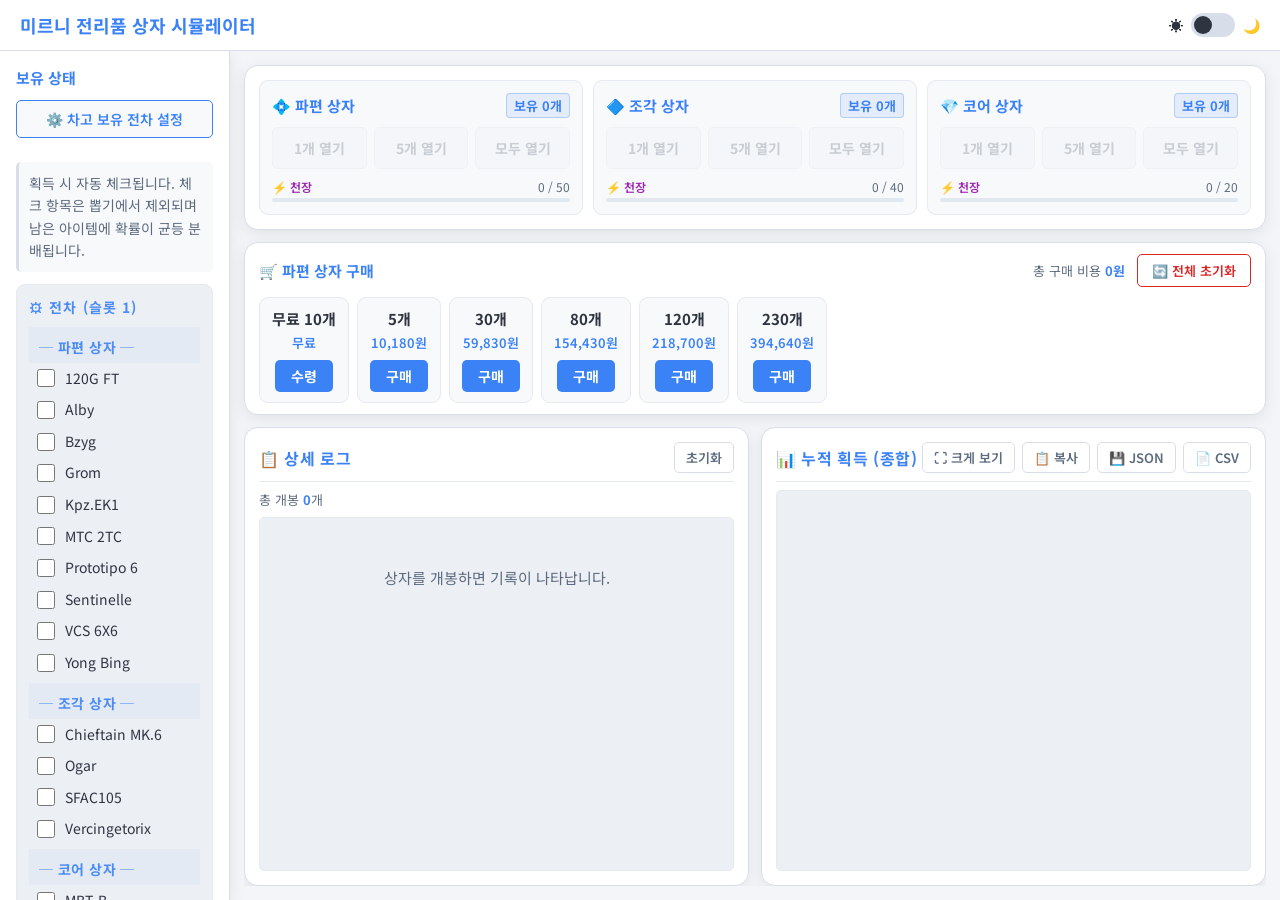
<file: index.html>
<!DOCTYPE html>
<html lang="ko">

<head>
    <meta charset="UTF-8">
    <meta name="viewport" content="width=device-width, initial-scale=1.0">
    <title>미르니 전리품 상자 시뮬레이터</title>
    <meta name="description" content="2026 미르니 시즌 전리품 상자(파편·조각·코어) 확률 시뮬레이터">
    <link rel="preconnect" href="https://fonts.googleapis.com">
    <link rel="stylesheet" href="https://fonts.googleapis.com/css2?family=Noto+Sans+KR:wght@400;500;700&display=swap">
    <link rel="stylesheet" href="style.css?ver=260518">
    <script>
        (function () {
            function getTheme() {
                const saved = localStorage.getItem('theme-pref');
                if (saved) return saved;
                return window.matchMedia('(prefers-color-scheme: dark)').matches ? 'dark' : 'light';
            }
            const theme = getTheme();
            if (theme === 'light') {
                document.documentElement.classList.add('light-theme');
            }
        })();
    </script>
</head>

<body>

    <!-- ══ 데스크탑 헤더 ════════════════════════════════════════ -->
    <header class="top-header desktop-only">
        <h1 class="page-title">미르니 전리품 상자 시뮬레이터</h1>
        <div style="display: flex; align-items: center; gap: 16px;">
<!--            <a href="luck-calculator.html" class="icon-btn" style="width: auto; padding: 0 12px; gap: 6px; display: flex; font-size: 14px; text-decoration: none;" title="운 지수 계산기">
                🎲 운 지수 계산기
            </a>-->
            <div class="theme-switch-wrapper">
                <span class="theme-icon">☀️</span>
                <label class="theme-switch">
                    <input type="checkbox" id="theme-toggle" onchange="toggleTheme(this.checked)">
                    <span class="slider round"></span>
                </label>
                <span class="theme-icon">🌙</span>
            </div>
        </div>
    </header>
    <script>
        (function () {
            const isDark = !document.documentElement.classList.contains('light-theme');
            document.getElementById('theme-toggle').checked = isDark;
        })();

        function toggleTheme(isDark) {
            if (isDark) {
                document.documentElement.classList.remove('light-theme');
                localStorage.setItem('theme-pref', 'dark');
            } else {
                document.documentElement.classList.add('light-theme');
                localStorage.setItem('theme-pref', 'light');
            }
        }

        // 시스템 테마 변경 감지 (수동 설정 안 했을 경우)
        window.matchMedia('(prefers-color-scheme: dark)').addEventListener('change', e => {
            if (!localStorage.getItem('theme-pref')) {
                const isDark = e.matches;
                document.getElementById('theme-toggle').checked = isDark;
                if (isDark) {
                    document.documentElement.classList.remove('light-theme');
                } else {
                    document.documentElement.classList.add('light-theme');
                }
            }
        });
    </script>

    <div class="app-container">

        <!-- ══ 모바일 헤더 (mobile only) ══════════════════════════════ -->
        <header class="mobile-header">
            <button class="icon-btn" onclick="openSidebar()" aria-label="보유 상태 열기">☰</button>
            <span class="mobile-title">미르니 시뮬레이터</span>
            <a href="luck-calculator.html" class="icon-btn" aria-label="운 지수 계산기" style="text-decoration: none; font-size: 18px;">🎲</a>
            <button class="icon-btn shop-icon-btn" onclick="openShopModal()" aria-label="상점 열기">🛒</button>
        </header>

        <!-- ══ 사이드바 오버레이 (mobile) ═══════════════════════════ -->
        <div class="sidebar-overlay" id="sidebar-overlay" onclick="closeSidebar()"></div>

        <!-- ══ 사이드바 : 보유 상태 ════════════════════════════════ -->
        <aside class="sidebar" id="sidebar">
            <div class="sidebar-head">
                <h2>보유 상태</h2>
                <button class="icon-btn sidebar-close-btn" onclick="closeSidebar()" aria-label="닫기">✕</button>
            </div>
            <button class="reset-all-btn" style="width: 100%; margin-bottom: 12px; background: var(--card); color: var(--accent); border-color: var(--accent); font-size: 14px; padding: 8px 12px;" onclick="openPreOwnedModal()">⚙️ 차고 보유 전차 설정</button>
            <p class="sidebar-hint">
                획득 시 자동 체크됩니다. 체크 항목은 뽑기에서 제외되며 남은 아이템에 확률이 균등 분배됩니다.
            </p>

            <div class="checklist-section">
                <h3>⚙ 전차 (슬롯 1)</h3>
                <div id="tanks-list"></div>
            </div>
            <div class="checklist-section">
                <h3>✦ 치장품 (기타 슬롯)</h3>
                <div id="cosmetics-list"></div>
            </div>
        </aside>

        <!-- ══ 메인 콘텐츠 ════════════════════════════════════════ -->
        <main class="main-content">

            <!-- 상자 개봉 영역 -->
            <section class="box-container">
                <!-- 파편 상자 -->
                <div class="box-group">
                    <div class="box-group-title">
                        <h3>💠 파편 상자</h3>
                        <span class="inv-badge">보유 <span id="inv-count-파편">0</span>개</span>
                    </div>
                    <div class="btn-row">
                        <button class="box-btn box-open-btn" data-box="파편" data-count="1" onclick="openBoxes('파편',1)"
                            disabled>1개 열기</button>
                        <button class="box-btn box-open-btn" data-box="파편" data-count="5" onclick="openBoxes('파편',5)"
                            disabled>5개 열기</button>
                        <button class="box-btn box-open-btn box-open-all-btn" data-box="파편" onclick="openAllBoxes('파편')"
                            disabled>모두 열기</button>
                    </div>
                    <div class="pity-bar-wrap">
                        <div class="pity-label-row"><span class="pity-title">⚡ 천장</span><span id="pity-text-파편">0 /
                                50</span></div>
                        <div class="pity-track">
                            <div class="pity-fill" id="pity-bar-파편"></div>
                        </div>
                    </div>
                </div>
                <!-- 조각 상자 -->
                <div class="box-group">
                    <div class="box-group-title">
                        <h3>🔷 조각 상자</h3>
                        <span class="inv-badge">보유 <span id="inv-count-조각">0</span>개</span>
                    </div>
                    <div class="btn-row">
                        <button class="box-btn box-open-btn" data-box="조각" data-count="1" onclick="openBoxes('조각',1)"
                            disabled>1개 열기</button>
                        <button class="box-btn box-open-btn" data-box="조각" data-count="5" onclick="openBoxes('조각',5)"
                            disabled>5개 열기</button>
                        <button class="box-btn box-open-btn box-open-all-btn" data-box="조각" onclick="openAllBoxes('조각')"
                            disabled>모두 열기</button>
                    </div>
                    <div class="pity-bar-wrap">
                        <div class="pity-label-row"><span class="pity-title">⚡ 천장</span><span id="pity-text-조각">0 /
                                40</span></div>
                        <div class="pity-track">
                            <div class="pity-fill" id="pity-bar-조각"></div>
                        </div>
                    </div>
                </div>
                <!-- 코어 상자 -->
                <div class="box-group">
                    <div class="box-group-title">
                        <h3>💎 코어 상자</h3>
                        <span class="inv-badge">보유 <span id="inv-count-코어">0</span>개</span>
                    </div>
                    <div class="btn-row">
                        <button class="box-btn box-open-btn" data-box="코어" data-count="1" onclick="openBoxes('코어',1)"
                            disabled>1개 열기</button>
                        <button class="box-btn box-open-btn" data-box="코어" data-count="5" onclick="openBoxes('코어',5)"
                            disabled>5개 열기</button>
                        <button class="box-btn box-open-btn box-open-all-btn" data-box="코어" onclick="openAllBoxes('코어')"
                            disabled>모두 열기</button>
                    </div>
                    <div class="pity-bar-wrap">
                        <div class="pity-label-row"><span class="pity-title">⚡ 천장</span><span id="pity-text-코어">0 /
                                20</span></div>
                        <div class="pity-track">
                            <div class="pity-fill" id="pity-bar-코어"></div>
                        </div>
                    </div>
                </div>
            </section>

            <!-- 상점 패널 (데스크탑에서 항상 표시) -->
            <section class="shop-panel desktop-only">
                <div class="shop-header">
                    <span class="shop-title">🛒 파편 상자 구매</span>
                    <div class="shop-meta">
                        <span>총 구매 비용 <strong class="total-cost-display">0원</strong></span>
                        <button class="reset-all-btn" onclick="resetAll()">🔄 전체 초기화</button>
                    </div>
                </div>
                <div class="shop-packages" id="shop-packages"></div>
            </section>

            <!-- 결과 영역 -->
            <section class="results-area">
                <!-- 상세 로그 -->
                <div class="log-panel">
                    <div class="panel-header">
                        <h2>📋 상세 로그</h2>
                        <button class="text-btn" onclick="clearLog()">초기화</button>
                    </div>
                    <div class="stats-bar" id="stats-bar">
                        <span>총 개봉 <strong>0</strong>개</span>
                    </div>
                    <div class="scroll-area" id="result-log">
                        <p class="log-placeholder">상자를 개봉하면 기록이 나타납니다.</p>
                    </div>
                </div>
                <!-- 누적 종합 -->
                <div class="summary-panel">
                    <div class="panel-header">
                        <h2>📊 누적 획득 (종합)</h2>
                        <div class="btn-row">
                            <button class="text-btn desktop-only" onclick="openSummaryModal()">⛶ 크게 보기</button>
                            <button class="text-btn desktop-only" onclick="copyStatsToClipboard()" title="통계를 텍스트로 복사">📋 복사</button>
                            <button class="text-btn desktop-only" onclick="exportDataJSON()" title="통계 데이터를 JSON 파일로 저장">💾 JSON</button>
                            <button class="text-btn desktop-only" onclick="exportDataCSV()" title="인벤토리를 CSV 파일로 저장">📄 CSV</button>
                            <!-- 모바일: 초기화는 여기에 -->
                            <button class="reset-all-btn mobile-only" onclick="resetAll()">🔄 초기화</button>
                        </div>
                    </div>
                    <div class="scroll-area" id="result-summary"></div>
                </div>
            </section>

        </main>
    </div> <!-- // app-container -->

    <!-- ══ 상점 모달 (모바일 전용 + 공통 오버레이) ════════════ -->
    <div class="modal-overlay" id="shop-modal" onclick="closeShopModal()">
        <div class="modal-content" onclick="event.stopPropagation()">
            <div class="modal-header">
                <span class="shop-title">🛒 파편 상자 구매</span>
                <button class="icon-btn" onclick="closeShopModal()">✕</button>
            </div>
            <div class="modal-body">
                <div class="shop-packages" id="shop-packages-modal"></div>
                <div class="modal-footer">
                    총 구매 비용 <strong class="total-cost-display">0원</strong>
                    <button class="reset-all-btn" onclick="resetAll();closeShopModal()">🔄 전체 초기화</button>
                </div>
            </div>
        </div>
    </div>

    <!-- ══ 종합 결과 모달 (크게 보기) ════════════ -->
    <div class="modal-overlay scroll-overlay" id="summary-modal" onclick="closeSummaryModal()">
        <div class="modal-content modal-lg modal-full-height" onclick="event.stopPropagation()">
            <div class="modal-header">
                <span class="shop-title">📊 누적 획득 종합 보고서</span>
                <button class="icon-btn" onclick="closeSummaryModal()">✕</button>
            </div>
            <div class="modal-body" id="modal-summary-content">
                <!-- 내용 복사 대상 -->
            </div>
        </div>
    </div>

    <!-- ══ 사전 보유 설정 모달 ════════════════════════════ -->
    <div class="modal-overlay scroll-overlay" id="preowned-modal" onclick="closePreOwnedModal()">
        <div class="modal-content modal-lg modal-full-height" onclick="event.stopPropagation()">
            <div class="modal-header">
                <span class="shop-title">⚙️ 차고 보유 전차 설정</span>
                <button class="icon-btn" onclick="closePreOwnedModal()">✕</button>
            </div>
            <div class="modal-body">
                <p class="sidebar-hint" style="margin-bottom:20px;">
                    💡 <strong>차고에 이미 보유한 전차를 선택하세요</strong><br>
                    체크한 항목은 브라우저 캐시에 저장되어, <strong>전체 초기화</strong>나 <strong>새로고침</strong> 후에도 보유 상태가 유지됩니다. 
                    이 아이템들은 가챠에서 제외되며, 확률이 나머지 아이템에 균등 분배됩니다.
                </p>
                <div class="checklist-section">
                    <h3>⚙ 전차 (슬롯 1)</h3>
                    <div id="pre-tanks-list"></div>
                </div>
                <div class="checklist-section" style="margin-top:24px;">
                    <h3>✦ 치장품 (기타 슬롯)</h3>
                    <div id="pre-cosmetics-list"></div>
                </div>
                <div class="modal-footer" style="margin-top:24px;">
                    <button class="reset-all-btn" style="width:100%; background:var(--success); color:#000; font-size:15px; padding:12px 20px;" onclick="savePreOwnedAndClose()">💾 적용</button>
                </div>
            </div>
        </div>
    </div>

    <script src="simulator.js?ver=260518"></script>
</body>

</html>
</file>
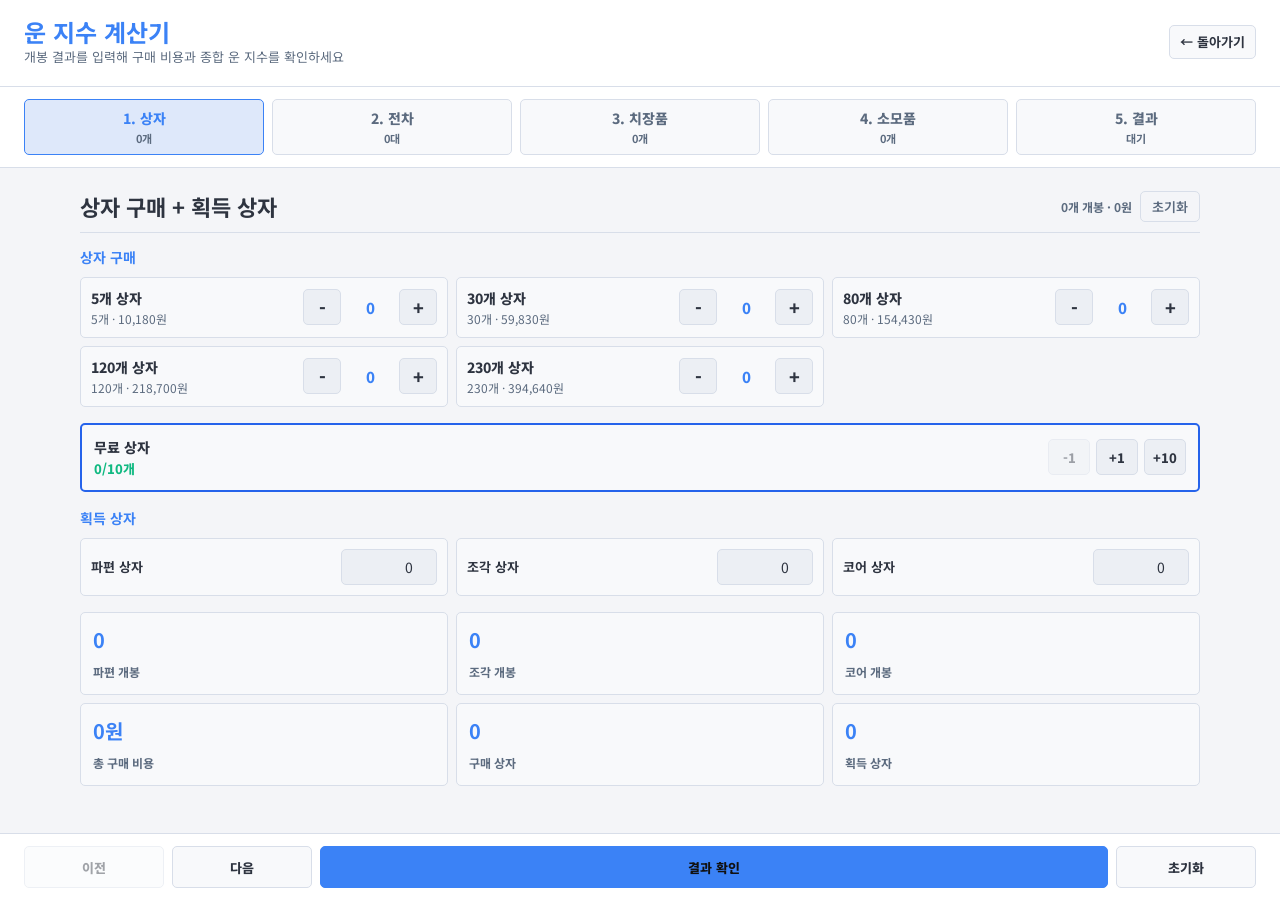
<file: luck-calculator.html>
<!DOCTYPE html>
<html lang="ko">

<head>
    <meta charset="UTF-8">
    <meta name="viewport" content="width=device-width, initial-scale=1.0">
    <title>운 지수 계산기 - 미르니 시뮬레이터</title>
    <meta name="description" content="이미 개봉한 상자 결과를 입력하여 운 지수와 구매 비용을 계산합니다">
    <link rel="preconnect" href="https://fonts.googleapis.com">
    <link rel="stylesheet" href="https://fonts.googleapis.com/css2?family=Noto+Sans+KR:wght@400;500;700&display=swap">
    <link rel="stylesheet" href="style.css?ver=260518">
    <style>
        .calc-container {
            min-height: 100dvh;
            display: flex;
            flex-direction: column;
            background: var(--bg);
        }

        .calc-header {
            padding: 14px 16px 10px;
            background: var(--panel);
            border-bottom: 1px solid var(--border);
        }

        .calc-header-top {
            display: flex;
            align-items: center;
            justify-content: space-between;
            gap: 12px;
            margin-bottom: 8px;
        }

        .calc-header h1 {
            margin: 0;
            color: var(--accent);
            font-size: 20px;
            line-height: 1.2;
        }

        .calc-header p {
            margin: 0;
            color: var(--muted);
            font-size: 13px;
        }

        .back-link {
            display: inline-flex;
            align-items: center;
            min-height: 34px;
            padding: 0 10px;
            border: 1px solid var(--border);
            border-radius: var(--r-sm);
            background: var(--card);
            color: var(--text);
            text-decoration: none;
            font-size: 13px;
            font-weight: 700;
        }

        .calc-tabs {
            display: grid;
            grid-template-columns: repeat(5, minmax(104px, 1fr));
            gap: 8px;
            padding: 10px 16px;
            background: var(--panel);
            border-bottom: 1px solid var(--border);
            overflow-x: auto;
            -webkit-overflow-scrolling: touch;
        }

        .calc-tab {
            min-height: 46px;
            padding: 8px 10px;
            border: 1px solid var(--border);
            border-radius: var(--r-sm);
            background: var(--card);
            color: var(--muted);
            font-family: inherit;
            font-size: 12px;
            font-weight: 800;
            cursor: pointer;
            white-space: nowrap;
            transition: border-color .15s, color .15s, background .15s, transform .15s;
        }

        .calc-tab:hover {
            color: var(--text);
            border-color: var(--accent-dim);
        }

        .calc-tab.active {
            background: color-mix(in srgb, var(--accent) 14%, var(--card));
            border-color: var(--accent);
            color: var(--accent);
        }

        .tab-status {
            display: block;
            margin-top: 2px;
            color: var(--muted);
            font-size: 11px;
            font-weight: 700;
        }

        .calc-content {
            flex: 1;
            min-height: 0;
            overflow-y: auto;
        }

        .calc-tab-pane {
            display: none;
            padding: 16px;
        }

        .calc-tab-pane.active {
            display: block;
        }

        .calc-panel {
            max-width: 1120px;
            margin: 0 auto;
        }

        .panel-title {
            display: flex;
            align-items: end;
            justify-content: space-between;
            gap: 12px;
            margin-bottom: 14px;
            padding-bottom: 10px;
            border-bottom: 1px solid var(--border);
        }

        .panel-title h2 {
            margin: 0;
            color: var(--text);
            font-size: 18px;
        }

        .panel-title span {
            color: var(--muted);
            font-size: 12px;
            font-weight: 700;
            white-space: nowrap;
        }

        .panel-actions {
            display: flex;
            align-items: center;
            gap: 8px;
        }

        .input-section {
            margin-bottom: 16px;
        }

        .input-section h3 {
            margin: 0 0 10px;
            color: var(--accent);
            font-size: 14px;
        }

        .input-grid {
            display: grid;
            grid-template-columns: 1fr;
            gap: 8px;
            align-items: stretch;
        }

        .input-grid.compact {
            grid-template-columns: repeat(2, minmax(0, 1fr));
        }

        .input-row,
        .check-row,
        .package-row,
        .summary-box {
            background: var(--card);
            border: 1px solid var(--border);
            border-radius: var(--r-sm);
        }

        .input-row {
            display: flex;
            align-items: center;
            gap: 10px;
            min-height: 52px;
            padding: 8px 10px;
            cursor: text;
        }

        .input-row label,
        .check-row label {
            flex: 1;
            color: var(--text);
            font-size: 13px;
            font-weight: 700;
            min-width: 0;
            overflow-wrap: anywhere;
        }

        .input-row input[type="number"] {
            width: 96px;
            min-height: 36px;
            padding: 6px 8px;
            border: 1px solid var(--border);
            border-radius: var(--r-sm);
            background: var(--inner);
            color: var(--text);
            font: inherit;
            font-size: 14px;
            text-align: right;
        }

        .input-row input[type="number"]:focus {
            outline: 2px solid var(--accent);
            border-color: var(--accent);
        }

        .package-row {
            display: grid;
            grid-template-columns: 1fr auto;
            gap: 12px;
            align-items: center;
            min-height: 62px;
            padding: 10px;
        }

        .package-name {
            color: var(--text);
            font-size: 14px;
            font-weight: 800;
        }

        .package-meta {
            margin-top: 2px;
            color: var(--muted);
            font-size: 12px;
        }

        .stepper {
            display: grid;
            grid-template-columns: 36px 48px 36px;
            align-items: center;
            gap: 6px;
        }

        .stepper button,
        .free-box-btn {
            min-height: 36px;
            border: 1px solid var(--border);
            border-radius: var(--r-sm);
            background: var(--inner);
            color: var(--text);
            font-family: inherit;
            font-size: 18px;
            font-weight: 800;
            cursor: pointer;
        }

        .stepper button:hover,
        .free-box-btn:hover:not(:disabled) {
            border-color: var(--accent);
            color: var(--accent);
        }

        .stepper button:disabled,
        .free-box-btn:disabled {
            opacity: .45;
            cursor: not-allowed;
        }

        .stepper-value {
            color: var(--accent);
            font-size: 15px;
            font-weight: 800;
            text-align: center;
        }

        .free-box-section {
            display: grid;
            grid-template-columns: 1fr auto;
            gap: 12px;
            align-items: center;
            padding: 12px;
            margin-bottom: 16px;
            background: var(--card);
            border: 2px solid var(--accent-dim);
            border-radius: var(--r-sm);
        }

        .free-box-title {
            color: var(--text);
            font-size: 14px;
            font-weight: 800;
        }

        .free-box-count {
            margin-top: 2px;
            color: var(--success);
            font-size: 13px;
            font-weight: 800;
        }

        .free-box-buttons {
            display: grid;
            grid-template-columns: repeat(3, 42px);
            gap: 6px;
        }

        .free-box-btn {
            font-size: 13px;
        }

        .check-row {
            position: relative;
            display: flex;
            align-items: center;
            gap: 10px;
            min-height: 48px;
            padding: 8px 10px;
            cursor: pointer;
            user-select: none;
        }

        .check-row input[type="checkbox"] {
            width: 20px;
            height: 20px;
            accent-color: var(--accent);
            flex: 0 0 auto;
        }

        .check-row:has(input:checked) {
            border-color: var(--accent);
            background: color-mix(in srgb, var(--accent) 10%, var(--card));
        }

        .check-row:focus-within {
            outline: 2px solid var(--accent);
            outline-offset: 2px;
        }

        .tag {
            color: var(--muted);
            font-size: 11px;
            font-weight: 800;
            white-space: nowrap;
        }

        .summary-grid {
            display: grid;
            grid-template-columns: repeat(2, minmax(0, 1fr));
            gap: 8px;
        }

        .summary-box {
            padding: 12px;
        }

        .summary-box strong {
            display: block;
            margin-bottom: 4px;
            color: var(--accent);
            font-size: 20px;
        }

        .summary-box span {
            color: var(--muted);
            font-size: 12px;
            font-weight: 700;
        }

        .cost-summary {
            margin-bottom: 14px;
            padding: 12px;
            background: var(--card);
            border: 2px solid var(--accent-dim);
            border-radius: var(--r-sm);
        }

        .cost-summary h3 {
            margin: 0 0 10px;
            color: var(--accent);
            font-size: 15px;
        }

        .cost-row,
        .summary-item {
            display: flex;
            align-items: center;
            justify-content: space-between;
            gap: 12px;
            padding: 7px 0;
            border-bottom: 1px solid var(--border);
            color: var(--text);
            font-size: 13px;
        }

        .cost-row:last-child,
        .summary-item:last-child {
            border-bottom: 0;
        }

        .cost-row.total {
            margin-top: 4px;
            padding-top: 10px;
            border-top: 2px solid var(--border);
            border-bottom: 0;
            font-weight: 800;
        }

        .cost-value,
        .summary-item-count {
            color: var(--accent);
            font-weight: 800;
            text-align: right;
        }

        .cost-value.free {
            color: var(--success);
        }

        .result-hidden {
            padding: 34px 16px;
            color: var(--muted);
            text-align: center;
        }

        .result-hidden h3 {
            margin: 0 0 6px;
            color: var(--text);
            font-size: 16px;
        }

        .result-card {
            margin-bottom: 14px;
            padding: 12px;
            background: var(--card);
            border: 1px solid var(--border);
            border-radius: var(--r-sm);
        }

        .result-card h3 {
            margin: 0 0 10px;
            color: var(--accent);
            font-size: 15px;
        }

        .report-toolbar {
            display: flex;
            flex-wrap: wrap;
            gap: 6px;
            justify-content: flex-end;
        }

        .report-toolbar .text-btn {
            min-height: 32px;
            white-space: nowrap;
        }

        .text-btn:disabled {
            opacity: .45;
            cursor: not-allowed;
        }

        .report-board {
            margin-top: 14px;
        }

        .report-columns {
            display: block;
        }

        .report-columns > div {
            break-inside: avoid;
            page-break-inside: avoid;
        }

        .calc-modal-actions {
            display: flex;
            flex-wrap: wrap;
            gap: 6px;
            justify-content: flex-end;
        }

        #modal-summary-content {
            display: block;
            column-width: 300px;
            column-gap: 32px;
            column-rule: 1px solid var(--border-soft);
        }

        #modal-summary-content > div {
            break-inside: avoid;
            page-break-inside: avoid;
            margin-bottom: 6px;
        }

        .calc-actions {
            display: grid;
            grid-template-columns: 1fr 1fr 1.2fr 1fr;
            gap: 8px;
            padding: 10px 16px;
            background: var(--panel);
            border-top: 1px solid var(--border);
        }

        .calc-btn {
            min-height: 42px;
            padding: 8px 10px;
            border: 1px solid var(--border);
            border-radius: var(--r-sm);
            font-family: inherit;
            font-size: 13px;
            font-weight: 800;
            cursor: pointer;
        }

        .calc-btn-primary {
            background: var(--accent);
            color: #111;
            border-color: var(--accent);
        }

        .calc-btn-secondary {
            background: var(--card);
            color: var(--text);
        }

        .calc-btn-secondary:hover {
            border-color: var(--accent);
            color: var(--accent);
        }

        .calc-btn:disabled {
            opacity: .45;
            cursor: not-allowed;
        }

        @media (min-width: 760px) {
            .calc-header {
                padding: 18px 24px 12px;
            }

            .calc-header h1 {
                font-size: 24px;
            }

            .calc-tabs {
                padding: 12px 24px;
                grid-template-columns: repeat(5, 1fr);
                overflow-x: visible;
            }

            .calc-tab {
                font-size: 14px;
            }

            .calc-tab-pane {
                padding: 22px 24px;
            }

            .panel-title h2 {
                font-size: 22px;
            }

            .input-grid {
                grid-template-columns: repeat(2, minmax(0, 1fr));
            }

            .input-grid.compact,
            .summary-grid {
                grid-template-columns: repeat(3, minmax(0, 1fr));
            }

            .calc-actions {
                grid-template-columns: 140px 140px 1fr 140px;
                padding: 12px 24px;
            }

            .report-board {
                display: grid;
                grid-template-columns: minmax(300px, 420px) minmax(0, 1fr);
                gap: 18px;
                align-items: start;
            }

            .report-columns {
                column-width: 300px;
                column-gap: 24px;
                column-rule: 1px solid var(--border-soft);
            }

        }

        @media (min-width: 1024px) {
            .input-grid,
            .input-grid.compact,
            .summary-grid {
                grid-template-columns: repeat(3, minmax(0, 1fr));
            }

            .package-row,
            .input-row,
            .check-row {
                min-height: 58px;
            }

            .stepper {
                grid-template-columns: 38px 46px 38px;
            }
        }

        @media (max-width: 520px) {
            .calc-header-top {
                align-items: flex-start;
                flex-direction: column;
            }

            .calc-tabs {
                grid-template-columns: repeat(5, minmax(92px, 1fr));
                padding: 8px 10px;
                gap: 6px;
            }

            .calc-tab {
                min-height: 40px;
                padding: 6px 8px;
                font-size: 11px;
            }

            .calc-tab-pane {
                padding: 12px 10px;
            }

            .panel-title {
                align-items: flex-start;
                flex-direction: column;
                gap: 4px;
            }

            .input-grid.compact,
            .summary-grid {
                grid-template-columns: 1fr;
            }

            .package-row {
                grid-template-columns: 1fr;
            }

            .stepper {
                grid-template-columns: 44px 1fr 44px;
            }

            .free-box-section {
                grid-template-columns: 1fr;
            }

            .free-box-buttons {
                grid-template-columns: repeat(3, 1fr);
            }

            .calc-actions {
                grid-template-columns: 1fr 1fr;
                padding: 8px 10px;
            }

            .report-toolbar {
                justify-content: stretch;
            }

            .report-toolbar .text-btn {
                flex: 1 1 calc(50% - 6px);
            }
        }
    </style>
    <script>
        (function () {
            function getTheme() {
                const saved = localStorage.getItem('theme-pref');
                if (saved) return saved;
                return window.matchMedia('(prefers-color-scheme: dark)').matches ? 'dark' : 'light';
            }
            if (getTheme() === 'light') document.documentElement.classList.add('light-theme');
        })();
    </script>
</head>

<body>
    <div class="calc-container">
        <header class="calc-header">
            <div class="calc-header-top">
                <div>
                    <h1>운 지수 계산기</h1>
                    <p>개봉 결과를 입력해 구매 비용과 종합 운 지수를 확인하세요</p>
                </div>
                <a href="index.html" class="back-link">← 돌아가기</a>
            </div>
        </header>

        <nav class="calc-tabs" aria-label="계산 단계">
            <button class="calc-tab active" type="button" data-tab="boxes" onclick="switchTab('boxes')">1. 상자<span class="tab-status" id="tab-status-boxes">0개</span></button>
            <button class="calc-tab" type="button" data-tab="tanks" onclick="switchTab('tanks')">2. 전차<span class="tab-status" id="tab-status-tanks">0대</span></button>
            <button class="calc-tab" type="button" data-tab="cosmetics" onclick="switchTab('cosmetics')">3. 치장품<span class="tab-status" id="tab-status-cosmetics">0개</span></button>
            <button class="calc-tab" type="button" data-tab="consumables" onclick="switchTab('consumables')">4. 소모품<span class="tab-status" id="tab-status-consumables">0개</span></button>
            <button class="calc-tab" type="button" data-tab="result" onclick="switchTab('result')">5. 결과<span class="tab-status" id="tab-status-result">대기</span></button>
        </nav>

        <main class="calc-content">
            <section class="calc-tab-pane active" id="tab-boxes">
                <div class="calc-panel">
                    <div class="panel-title">
                        <h2>상자 구매 + 획득 상자</h2>
                        <div class="panel-actions">
                            <span id="box-step-summary">0개 개봉 · 0원</span>
                            <button class="text-btn" type="button" onclick="resetTab('boxes')">초기화</button>
                        </div>
                    </div>

                    <div class="input-section">
                        <h3>상자 구매</h3>
                        <div id="shop-packages-input" class="input-grid"></div>
                    </div>

                    <div class="free-box-section">
                        <div>
                            <div class="free-box-title">무료 상자</div>
                            <div class="free-box-count"><span id="free-count">0</span>/10개</div>
                        </div>
                        <div class="free-box-buttons">
                            <button class="free-box-btn" id="remove-free-btn" type="button" onclick="addFreeBox(-1)">-1</button>
                            <button class="free-box-btn" id="add-free-btn" type="button" onclick="addFreeBox(1)">+1</button>
                            <button class="free-box-btn" id="add-free-10-btn" type="button" onclick="addFreeBox(10)">+10</button>
                        </div>
                    </div>

                    <div class="input-section">
                        <h3>획득 상자</h3>
                        <div class="input-grid compact">
                            <div class="input-row">
                                <label for="input-alt-shard">파편 상자</label>
                                <input type="number" id="input-alt-shard" min="0" value="0" inputmode="numeric">
                            </div>
                            <div class="input-row">
                                <label for="input-alt-piece">조각 상자</label>
                                <input type="number" id="input-alt-piece" min="0" value="0" inputmode="numeric">
                            </div>
                            <div class="input-row">
                                <label for="input-alt-core">코어 상자</label>
                                <input type="number" id="input-alt-core" min="0" value="0" inputmode="numeric">
                            </div>
                        </div>
                    </div>

                    <div class="summary-grid" id="box-open-summary"></div>
                </div>
            </section>

            <section class="calc-tab-pane" id="tab-tanks">
                <div class="calc-panel">
                    <div class="panel-title">
                        <h2>획득 전차</h2>
                        <div class="panel-actions">
                            <span id="tank-step-summary">0대 선택</span>
                            <button class="text-btn" type="button" onclick="resetTab('tanks')">선택 해제</button>
                        </div>
                    </div>
                    <div id="tank-inputs" class="input-grid"></div>
                </div>
            </section>

            <section class="calc-tab-pane" id="tab-cosmetics">
                <div class="calc-panel">
                    <div class="panel-title">
                        <h2>획득 치장품</h2>
                        <div class="panel-actions">
                            <span id="cosmetic-step-summary">0개 입력</span>
                            <button class="text-btn" type="button" onclick="resetTab('cosmetics')">초기화</button>
                        </div>
                    </div>
                    <div id="cosmetic-inputs" class="input-grid"></div>
                </div>
            </section>

            <section class="calc-tab-pane" id="tab-consumables">
                <div class="calc-panel">
                    <div class="panel-title">
                        <h2>획득 소모품</h2>
                        <div class="panel-actions">
                            <span id="consumable-step-summary">0개 입력</span>
                            <button class="text-btn" type="button" onclick="resetTab('consumables')">초기화</button>
                        </div>
                    </div>
                    <div id="consumable-inputs" class="input-grid"></div>
                </div>
            </section>

            <section class="calc-tab-pane" id="tab-result">
                <div class="calc-panel">
                    <div class="panel-title">
                        <h2>결과 확인</h2>
                        <div class="report-toolbar">
                            <button class="text-btn report-action" type="button" onclick="openSummaryModal()" disabled>⛶ 크게 보기</button>
                            <button class="text-btn report-action" type="button" onclick="copyStatsToClipboard()" disabled>📋 복사</button>
                            <button class="text-btn report-action" type="button" onclick="exportDataJSON()" disabled>💾 JSON</button>
                            <button class="text-btn report-action" type="button" onclick="exportDataCSV()" disabled>📄 CSV</button>
                        </div>
                    </div>
                    <div id="result-step-summary" class="summary-item category-header">계산 대기</div>
                    <div id="result-content" class="result-hidden">
                        <h3>계산 대기 중</h3>
                        <p>입력 후 결과 확인을 눌러주세요</p>
                    </div>
                    <div id="detailed-stats" style="display: none;"></div>
                </div>
            </section>
        </main>

        <footer class="calc-actions">
            <button class="calc-btn calc-btn-secondary" id="prev-tab-btn" type="button" onclick="goPrevTab()">이전</button>
            <button class="calc-btn calc-btn-secondary" id="next-tab-btn" type="button" onclick="goNextTab()">다음</button>
            <button class="calc-btn calc-btn-primary" type="button" onclick="calculateLuck()">결과 확인</button>
            <button class="calc-btn calc-btn-secondary" type="button" onclick="resetInputs()">초기화</button>
        </footer>
    </div>

    <div class="modal-overlay scroll-overlay" id="summary-modal" onclick="closeSummaryModal()">
        <div class="modal-content modal-lg modal-full-height" onclick="event.stopPropagation()">
            <div class="modal-header">
                <span class="shop-title">📊 누적 획득 종합 보고서</span>
                <div class="calc-modal-actions">
                    <button class="text-btn report-action" type="button" onclick="copyStatsToClipboard()" disabled>📋 복사</button>
                    <button class="text-btn report-action" type="button" onclick="exportDataJSON()" disabled>💾 JSON</button>
                    <button class="text-btn report-action" type="button" onclick="exportDataCSV()" disabled>📄 CSV</button>
                    <button class="icon-btn" type="button" onclick="closeSummaryModal()">✕</button>
                </div>
            </div>
            <div class="modal-body" id="modal-summary-content"></div>
        </div>
    </div>

    <script src="luck-calculator.js?ver=260518"></script>
</body>

</html>
</file>
<file: style.css>
/* ================================================
   미르니 전리품 상자 시뮬레이터 — style.css
   ================================================ */

/* ── Google Fonts ──────────────────────────────── */
@import url('https://fonts.googleapis.com/css2?family=Noto+Sans+KR:wght@400;500;700&display=swap');

/* ── 디자인 토큰 (Design Tokens) ──────────────── */
:root {
    --bg:          #0f0f18;
    --panel:       #1a1a2e;
    --card:        #22223a;
    --inner:       #131322;
    --text:        #e2e2f0;
    --muted:       #9494b8;
    --accent:      #f0b429;
    --accent-dim:  #a87820;
    --border:      #2d2d50;
    --border-soft: #25253d;
    --success:     #4cee70;
    --alt:         #ffb74d;
    --pity-color:  #ce93d8;
    --pity-fill:   #5c6bc0;
    --pity-warn:   #e53935;
    --dud:         #444;
    --shadow:      0 4px 24px rgba(0,0,0,.55);
    --r-lg: 14px;
    --r-md: 9px;
    --r-sm: 5px;

    --pity-track-bg: #1a1a30;

    --badge-great-bg: rgba(76,238,112,.18);
    --badge-great-text: #4cee70;
    --badge-great-border: rgba(76,238,112,.4);
    --badge-good-bg: rgba(100,210,255,.15);
    --badge-good-text: #64d2ff;
    --badge-good-border: rgba(100,210,255,.35);
    --badge-avg-bg: rgba(255,214,0,.12);
    --badge-avg-text: #ffd600;
    --badge-avg-border: rgba(255,214,0,.3);
    --badge-bad-bg: rgba(229,57,53,.14);
    --badge-bad-text: #ef9a9a;
    --badge-bad-border: rgba(229,57,53,.35);

    --tag-new-bg: rgba(76,238,112,.1);
    --tag-new-border: rgba(76,238,112,.35);
    --tag-pity-bg: rgba(206,147,216,.12);
    --tag-pity-border: rgba(206,147,216,.4);
    --tag-alt-bg: rgba(255,183,77,.1);
    --tag-alt-border: rgba(255,183,77,.3);

    --btn-reset-text: #ef9a9a;
    --btn-reset-border: #c62828;
    --btn-reset-hover-bg: #c62828;
    
    --text-btn-hover: #e57373;
    
    --box-header-bg: rgba(240,180,41,0.03);
    --inv-badge-bg: rgba(240,180,41,.12);
    --inv-badge-border: rgba(240,180,41,.3);
    
    --meter-great: linear-gradient(90deg, #1a5f2a, #4cee70);
    --meter-good: linear-gradient(90deg, #1a3a5f, #64d2ff);
    --meter-avg: linear-gradient(90deg, #5f4d1a, #ffd600);
    --meter-bad: linear-gradient(90deg, #5f1a1a, #ef9a9a);
    
    --log-item-border: var(--inner);
    --log-item-text: #d1d1e0;
    --log-item-name: #e2e2f0;
    
    --box-shard: #6ec6ff;
    --box-piece: #b39ddb;
    --box-core: #ffcc80;
    
    --shop-buy-bg: var(--accent);
    --shop-buy-text: #111;
    --shop-buy-hover: #ffd54f;
    --shop-buy-disabled-bg: #444;
    --shop-buy-disabled-text: #666;
}

:root.light-theme {
    --bg:          #f4f5f8;
    --panel:       #ffffff;
    --card:        #f8f9fb;
    --inner:       #eceff4;
    --text:        #2e3440;
    --muted:       #5c6b7f;
    --accent:      #3b82f6;
    --accent-dim:  #2563eb;
    --border:      #d8dee9;
    --border-soft: #e5e9f0;
    --success:     #10b981;
    --alt:         #f59e0b;
    --pity-color:  #9c27b0;
    --pity-fill:   #3f51b5;
    --pity-warn:   #d32f2f;
    --dud:         #9e9e9e;
    --shadow:      0 4px 16px rgba(0,0,0,.08);

    --pity-track-bg: #e2e8f0;

    --badge-great-bg: rgba(16, 185, 129, 0.15);
    --badge-great-text: #059669;
    --badge-great-border: rgba(16, 185, 129, 0.4);
    --badge-good-bg: rgba(59, 130, 246, 0.15);
    --badge-good-text: #2563eb;
    --badge-good-border: rgba(59, 130, 246, 0.4);
    --badge-avg-bg: rgba(245, 158, 11, 0.15);
    --badge-avg-text: #d97706;
    --badge-avg-border: rgba(245, 158, 11, 0.4);
    --badge-bad-bg: rgba(239, 68, 68, 0.15);
    --badge-bad-text: #dc2626;
    --badge-bad-border: rgba(239, 68, 68, 0.4);

    --tag-new-bg: rgba(16, 185, 129, 0.1);
    --tag-new-border: rgba(16, 185, 129, 0.35);
    --tag-pity-bg: rgba(156, 39, 176, 0.1);
    --tag-pity-border: rgba(156, 39, 176, 0.35);
    --tag-alt-bg: rgba(245, 158, 11, 0.1);
    --tag-alt-border: rgba(245, 158, 11, 0.35);

    --btn-reset-text: #dc2626;
    --btn-reset-border: #dc2626;
    --btn-reset-hover-bg: #dc2626;
    
    --text-btn-hover: #dc2626;
    
    --box-header-bg: rgba(59, 130, 246, 0.05);
    --inv-badge-bg: rgba(59, 130, 246, 0.1);
    --inv-badge-border: rgba(59, 130, 246, 0.3);

    --meter-great: linear-gradient(90deg, #a7f3d0, #10b981);
    --meter-good: linear-gradient(90deg, #bfdbfe, #3b82f6);
    --meter-avg: linear-gradient(90deg, #fde68a, #f59e0b);
    --meter-bad: linear-gradient(90deg, #fecaca, #ef4444);

    --log-item-border: var(--border-soft);
    --log-item-text: #374151;
    --log-item-name: #1f2937;
    
    --box-shard: #0284c7;
    --box-piece: #7c3aed;
    --box-core: #d97706;
    
    --shop-buy-bg: var(--accent);
    --shop-buy-text: #fff;
    --shop-buy-hover: var(--accent-dim);
    --shop-buy-disabled-bg: #e5e7eb;
    --shop-buy-disabled-text: #9ca3af;
}

/* ── 리셋 ──────────────────────────────────────── */
*, *::before, *::after { box-sizing: border-box; margin: 0; padding: 0; }

/* ── 스크롤바 ──────────────────────────────────── */
::-webkit-scrollbar { width: 5px; }
::-webkit-scrollbar-track { background: var(--inner); }
::-webkit-scrollbar-thumb { background: #3a3a60; border-radius: 3px; }

/* ── 전체 레이아웃 ─────────────────────────────── */
body {
    font-family: 'Noto Sans KR', 'Malgun Gothic', sans-serif;
    background: var(--bg);
    color: var(--text);
    display: flex;
    flex-direction: column;
    height: 100dvh;
    overflow: hidden;
}

.app-container {
    display: flex;
    flex: 1;
    min-height: 0;
    overflow: hidden;
}

/* ── 데스크탑 최상단 헤더 ──────────────────────── */
.top-header {
    display: flex;
    align-items: center;
    justify-content: space-between;
    padding: 12px 20px;
    background: var(--panel);
    border-bottom: 1px solid var(--border);
    flex-shrink: 0;
}
.page-title {
    font-size: 18px;
    font-weight: 700;
    color: var(--accent);
}
.theme-switch-wrapper {
    display: flex;
    align-items: center;
    gap: 8px;
}
.theme-icon {
    font-size: 14px;
    user-select: none;
}
.theme-switch {
    position: relative;
    display: inline-block;
    width: 44px;
    height: 24px;
}
.theme-switch input {
    opacity: 0;
    width: 0;
    height: 0;
}
.slider {
    position: absolute;
    cursor: pointer;
    top: 0; left: 0; right: 0; bottom: 0;
    background-color: var(--border);
    transition: .4s;
}
.slider:before {
    position: absolute;
    content: "";
    height: 18px;
    width: 18px;
    left: 3px;
    bottom: 3px;
    background-color: var(--text);
    transition: .4s;
}
input:checked + .slider {
    background-color: var(--accent);
}
input:focus + .slider {
    box-shadow: 0 0 1px var(--accent);
}
input:checked + .slider:before {
    transform: translateX(20px);
    background-color: #111;
}
.slider.round {
    border-radius: 24px;
}
.slider.round:before {
    border-radius: 50%;
}

/* ── 모바일 헤더 (기본 숨김, 모바일에서 표시) ──── */
.mobile-header {
    display: none;
    position: fixed;
    top: 0; left: 0; right: 0;
    height: 52px;
    background: var(--panel);
    border-bottom: 1px solid var(--border);
    align-items: center;
    justify-content: space-between;
    padding: 0 12px;
    z-index: 200;
}
.mobile-title { font-size: 14px; font-weight: 700; color: var(--accent); }
.mobile-only  { display: none !important; }

/* ── 아이콘 버튼 ───────────────────────────────── */
.icon-btn {
    width: 36px; height: 36px;
    background: transparent;
    border: 1px solid var(--border);
    border-radius: var(--r-sm);
    color: var(--text);
    font-size: 16px;
    cursor: pointer;
    display: flex; align-items: center; justify-content: center;
    transition: background .15s;
}
.icon-btn:hover { background: var(--card); }
.shop-icon-btn  { color: var(--accent); border-color: var(--accent-dim); }

/* ── 사이드바 오버레이 ─────────────────────────── */
.sidebar-overlay {
    display: none;
    position: fixed; inset: 0;
    background: rgba(0,0,0,.6);
    z-index: 299;
}

/* ── 사이드바 ──────────────────────────────────── */
.sidebar {
    width: 230px;
    flex-shrink: 0;
    background: var(--panel);
    border-right: 1px solid var(--border);
    padding: 16px;
    display: flex;
    flex-direction: column;
    gap: 12px;
    overflow-y: auto;
    box-shadow: var(--shadow);
}
.sidebar-head {
    display: flex;
    align-items: center;
    justify-content: space-between;
}
.sidebar-head h2 { font-size: 15px; color: var(--accent); }
.sidebar-close-btn { display: none; }  /* 데스크탑에서는 닫기 버튼 숨김 */
.sidebar-hint { 
    font-size: 14px; 
    color: var(--muted); 
    line-height: 1.6;
    background: var(--card);
    padding: 10px;
    border-radius: var(--r-sm);
    border-left: 3px solid var(--border);
}

.checklist-section {
    background: var(--inner);
    border: 1px solid var(--border-soft);
    border-radius: var(--r-md);
    padding: 12px;
}
.checklist-section h3 {
    font-size: 14px; font-weight: 700;
    color: var(--accent); text-transform: uppercase;
    letter-spacing: .08em; margin-bottom: 10px;
    opacity: 0.9;
}
.box-section-header {
    font-size: 14px;
    font-weight: 700;
    color: var(--accent);
    padding: 10px 10px 6px;
    opacity: 0.9;
    letter-spacing: 0.03em;
    background: var(--box-header-bg);
    margin-top: 4px;
}
.checklist-item {
    display: flex; 
    align-items: center; 
    gap: 10px; 
    padding: 6px 8px;
    border-radius: 4px;
    transition: background 0.15s;
}
.checklist-item:hover {
    background: rgba(240, 180, 41, 0.08);
}
.checklist-item input[type="checkbox"] {
    width: 18px; height: 18px;
    accent-color: var(--accent); cursor: pointer; flex-shrink: 0;
}
.checklist-item label  { 
    font-size: 14px; 
    cursor: pointer; 
    user-select: none; 
    line-height: 1.4;
    flex: 1;
}
.checklist-item.owned label { text-decoration: line-through; color: var(--muted); }

/* ── 메인 콘텐츠 ───────────────────────────────── */
.main-content {
    flex: 1;
    display: flex;
    flex-direction: column;
    gap: 12px;
    padding: 14px;
    overflow: hidden;
    min-width: 0;
}

/* ── 상자 개봉 영역 ────────────────────────────── */
.box-container {
    display: flex;
    gap: 10px;
    background: var(--panel);
    border: 1px solid var(--border);
    border-radius: var(--r-lg);
    padding: 14px;
    box-shadow: var(--shadow);
    flex-shrink: 0;
}
.box-group {
    flex: 1;
    background: var(--card);
    border: 1px solid var(--border-soft);
    border-radius: var(--r-md);
    padding: 12px;
    display: flex; flex-direction: column; gap: 9px;
    transition: border-color .2s;
}
.box-group:hover { border-color: var(--accent-dim); }

.box-group-title {
    display: flex;
    align-items: center;
    justify-content: space-between;
    gap: 6px;
}
.box-group-title h3 { font-size: 15px; color: var(--accent); }

.inv-badge {
    font-size: 13px; font-weight: 700;
    color: var(--accent);
    background: var(--inv-badge-bg);
    border: 1px solid var(--inv-badge-border);
    border-radius: 4px;
    padding: 2px 7px;
    white-space: nowrap;
}

.btn-row { display: flex; gap: 7px; flex-wrap: wrap; }

/* 열기 버튼 */
.box-btn {
    flex: 1;
    min-width: 85px;
    padding: 10px 8px;
    font-size: 14px; font-weight: 700; font-family: inherit;
    background: var(--inner); color: var(--text);
    border: 1px solid var(--border);
    border-radius: var(--r-sm);
    cursor: pointer;
    transition: background .15s, color .15s, transform .1s, box-shadow .15s;
}
.box-btn:hover:not(:disabled) {
    background: var(--accent); color: #111;
    border-color: var(--accent); 
    transform: translateY(-2px);
    box-shadow: 0 4px 12px rgba(240, 180, 41, 0.3);
}
.box-btn:active:not(:disabled) { 
    transform: translateY(0); 
    box-shadow: 0 2px 6px rgba(240, 180, 41, 0.2);
}
.box-btn:disabled {
    opacity: .3; cursor: not-allowed;
    background: var(--inner) !important;
    color: var(--muted) !important;
    border-color: var(--border) !important;
}

/* 모두 열기 버튼 강조 */
.box-open-all-btn:not(:disabled) {
    background: linear-gradient(135deg, var(--accent-dim), var(--accent));
    color: #111;
    border-color: var(--accent);
    font-weight: 800;
    position: relative;
    overflow: hidden;
}
.box-open-all-btn:not(:disabled)::before {
    content: '';
    position: absolute;
    top: 0; left: -100%;
    width: 100%; height: 100%;
    background: linear-gradient(90deg, transparent, rgba(255,255,255,0.3), transparent);
    transition: left 0.5s;
}
.box-open-all-btn:not(:disabled):hover::before {
    left: 100%;
}
.box-open-all-btn:not(:disabled):hover {
    background: linear-gradient(135deg, var(--accent), #ffd54f);
    box-shadow: 0 0 15px rgba(240, 180, 41, 0.5);
}


/* 천장 프로그레스 바 */
.pity-bar-wrap { display: flex; flex-direction: column; gap: 3px; }
.pity-label-row {
    display: flex; justify-content: space-between;
    font-size: 12px; color: var(--muted);
}
.pity-title { color: var(--pity-color); font-weight: 600; }
.pity-track { height: 4px; background: var(--pity-track-bg); border-radius: 2px; overflow: hidden; }
.pity-fill {
    height: 100%; width: 0%;
    background: var(--pity-fill);
    border-radius: 2px;
    transition: width .3s ease, background .3s;
}
.pity-fill.pity-warn { background: var(--pity-warn); box-shadow: 0 0 6px rgba(229,57,53,.5); }

/* ── 상점 패널 (데스크탑) ──────────────────────── */
.shop-panel {
    background: var(--panel);
    border: 1px solid var(--border);
    border-radius: var(--r-lg);
    padding: 11px 14px;
    display: flex; flex-direction: column; gap: 10px;
    box-shadow: var(--shadow);
    flex-shrink: 0;
}
.shop-header {
    display: flex; align-items: center;
    justify-content: space-between; gap: 12px;
}
.shop-title { font-size: 15px; font-weight: 700; color: var(--accent); }
.shop-meta  { display: flex; align-items: center; gap: 12px; font-size: 13px; color: var(--muted); }
.shop-meta strong { color: var(--accent); }
.total-cost-display { color: var(--accent); }

.shop-packages { display: flex; gap: 8px; flex-wrap: wrap; }
.shop-pkg {
    display: flex; flex-direction: column; align-items: center; gap: 4px;
    background: var(--card);
    border: 1px solid var(--border-soft);
    border-radius: var(--r-md);
    padding: 10px 12px; min-width: 84px;
    transition: border-color .2s;
}
.shop-pkg:hover { border-color: var(--accent-dim); }
.shop-pkg-count { font-size: 15px; font-weight: 700; }
.shop-pkg-price { font-size: 13px; color: var(--accent); font-weight: 600; }
.shop-buy-btn {
    font-size: 14px; font-weight: 700; font-family: inherit;
    padding: 6px 16px; margin-top: 4px;
    background: var(--shop-buy-bg); color: var(--shop-buy-text);
    border: none; border-radius: 5px;
    cursor: pointer;
    transition: all .15s;
}
.shop-buy-btn:hover { 
    background: var(--shop-buy-hover); 
    transform: translateY(-2px);
    box-shadow: 0 4px 12px rgba(240, 180, 41, 0.4);
}
.shop-buy-btn:disabled { 
    background: var(--shop-buy-disabled-bg); 
    color: var(--shop-buy-disabled-text); 
    cursor: not-allowed; 
    transform: none;
    box-shadow: none;
}

/* ── 결과 영역 ─────────────────────────────────── */
.results-area {
    display: flex; gap: 12px;
    flex: 1; overflow: hidden; min-height: 0;
}
.log-panel, .summary-panel {
    flex: 1;
    background: var(--panel);
    border: 1px solid var(--border);
    border-radius: var(--r-lg);
    padding: 14px;
    display: flex; flex-direction: column; gap: 8px;
    overflow: hidden;
    box-shadow: var(--shadow);
    min-width: 0;
}
.panel-header {
    display: flex; align-items: center; justify-content: space-between;
    border-bottom: 1px solid var(--border-soft); padding-bottom: 8px;
}
.panel-header h2 { 
    font-size: 16px; 
    color: var(--accent); 
    letter-spacing: .04em; 
    font-weight: 700;
}

.text-btn {
    font-size: 13px; font-family: inherit;
    padding: 5px 11px;
    background: transparent; color: var(--muted);
    border: 1px solid var(--border); border-radius: 5px;
    cursor: pointer; 
    transition: all .15s;
    font-weight: 600;
}
.text-btn:hover { 
    color: var(--text-btn-hover); 
    border-color: var(--text-btn-hover);
    background: rgba(239, 115, 115, 0.1);
    transform: translateY(-1px);
}

.reset-all-btn {
    font-size: 13px; font-family: inherit;
    padding: 6px 14px;
    background: transparent; color: var(--btn-reset-text);
    border: 1px solid var(--btn-reset-border); border-radius: 5px;
    cursor: pointer; 
    transition: all .15s;
    white-space: nowrap;
    font-weight: 600;
}
.reset-all-btn:hover { 
    background: var(--btn-reset-hover-bg); 
    color: #fff;
    transform: translateY(-1px);
    box-shadow: 0 2px 8px rgba(198, 40, 40, 0.3);
}

.stats-bar {
    display: flex; gap: 12px;
    font-size: 13px; color: var(--muted);
    flex-shrink: 0;
}
.stats-bar strong { color: var(--accent); }

.scroll-area {
    flex: 1; overflow-y: auto;
    background: var(--inner);
    border: 1px solid var(--border-soft);
    border-radius: var(--r-sm);
    padding: 9px;
}

/* ── 로그 엔트리 ───────────────────────────────── */
.log-entry {
    background: var(--card);
    border: 1px solid var(--border-soft);
    border-left: 3px solid var(--accent);
    border-radius: var(--r-sm);
    padding: 8px 10px; margin-bottom: 7px;
    animation: fadeIn .2s ease;
}
@keyframes fadeIn { from { opacity: 0; transform: translateY(-4px); } to { opacity: 1; } }

.log-entry-title {
    font-size: 14px; font-weight: 700; color: var(--accent);
    display: flex; align-items: center; gap: 6px; margin-bottom: 5px;
}
.box-badge {
    font-size: 12px; padding: 2px 7px;
    border: 1px solid; border-radius: 4px;
}
.log-item {
    display: flex; justify-content: space-between; align-items: center;
    padding: 3px 0; font-size: 14px; color: var(--log-item-text);
    border-bottom: 1px solid var(--log-item-border);
}
.log-item:last-child { border: none; }
.log-slot-label { font-size: 13px; color: var(--muted); margin-right: 4px; font-weight: 600; }
.log-qty { font-size: 14px; color: var(--accent); margin-left: 8px; white-space: nowrap; font-weight: 700; }
.log-placeholder { color: var(--muted); text-align: center; margin-top: 40px; font-size: 15px; }

/* ── 태그 ──────────────────────────────────────── */
.tag-new  { font-size:12px;font-weight:700;color:var(--success);background:var(--tag-new-bg);border:1px solid var(--tag-new-border);border-radius:4px;padding:2px 6px;margin-left:4px; }
.tag-pity { font-size:12px;font-weight:700;color:var(--pity-color);background:var(--tag-pity-bg);border:1px solid var(--tag-pity-border);border-radius:4px;padding:2px 6px;margin-left:4px; }
.tag-alt  { font-size:12px;font-weight:600;color:var(--alt);background:var(--tag-alt-bg);border:1px solid var(--tag-alt-border);border-radius:4px;padding:2px 6px;margin-left:4px; }

/* ── 종합 패널 ─────────────────────────────────── */
.summary-item {
    display: flex; justify-content: space-between; align-items: center;
    padding: 6px 7px;
    border-bottom: 1px solid var(--border-soft);
    font-size: 14px;
    transition: background .12s;
}
.summary-item:hover { background: rgba(240,180,41,.05); }
.summary-item:last-child { border: none; }
.summary-item.category-header {
    font-size: 13px; font-weight: 700; color: var(--muted);
    text-transform: uppercase; letter-spacing: .08em;
    background: var(--inner); pointer-events: none;
}
.summary-item-count { color: var(--accent); font-weight: 700; }

/* ── 모달 (상점 모달) ──────────────────────────── */
.modal-overlay {
    display: none;
    position: fixed; inset: 0;
    background: rgba(0,0,0,.7);
    z-index: 500;
    align-items: center; justify-content: center;
}
.modal-overlay.open { display: flex; }

.modal-content {
    background: var(--panel);
    border: 1px solid var(--border);
    border-radius: var(--r-lg);
    padding: 20px;
    max-width: 480px; width: 92%;
    max-height: 85dvh;
    display: flex; flex-direction: column; gap: 14px;
    box-shadow: var(--shadow);
    overflow-y: auto;
}
.modal-lg { max-width: 1800px; width: 96%; }
.modal-overlay.scroll-overlay {
    align-items: flex-start !important;
    overflow-y: auto;
    padding: 30px 10px;
}
.modal-content.modal-full-height {
    max-height: none !important;
    overflow-y: visible !important;
    margin: auto;
}

/* 크게 보기 모달 내부 다단(Column) 레이아웃 */
#modal-summary-content {
    display: block; /* .modal-body의 flex 덮어쓰기 */
    column-width: 300px;
    column-gap: 32px;
    column-rule: 1px solid var(--border-soft);
}
#modal-summary-content > div {
    break-inside: avoid;
    page-break-inside: avoid;
    margin-bottom: 6px;
}
#modal-summary-content .category-header {
    margin-top: 10px;
}
#modal-summary-content .luck-card {
    margin-top: 0;
}
.modal-header {
    display: flex; align-items: center; justify-content: space-between;
    border-bottom: 1px solid var(--border-soft); padding-bottom: 10px;
}
.modal-body { display: flex; flex-direction: column; gap: 14px; }
.modal-footer {
    display: flex; align-items: center; justify-content: space-between;
    font-size: 15px; color: var(--text);
    border-top: 1px solid var(--border-soft); padding-top: 10px;
}
.modal-footer strong { color: var(--accent); }

/* ── 영구 보유 모달 개선 ───────────────────────── */
/* 데스크탑: 다단 컬럼 레이아웃 */
#preowned-modal .modal-body {
    max-height: 70vh;
    overflow-y: auto;
}

/* 데스크탑에서 체크리스트를 2단 컬럼으로 */
@media (min-width: 769px) {
    #preowned-modal .modal-content {
        max-width: 900px;
    }
    
    #pre-tanks-list,
    #pre-cosmetics-list {
        display: grid;
        grid-template-columns: repeat(2, 1fr);
        gap: 8px 16px;
    }
    
    /* 상자별 섹션 헤더는 전체 너비 */
    #pre-tanks-list .box-section-header,
    #pre-cosmetics-list .box-section-header {
        grid-column: 1 / -1;
    }
}

/* 체크리스트 아이템 가시성 개선 */
.checklist-item {
    display: flex;
    align-items: center;
    gap: 10px;
    padding: 6px 8px;
    border-radius: 4px;
    transition: background 0.15s;
    cursor: pointer;
    user-select: none;
}

.checklist-item:hover {
    background: rgba(240, 180, 41, 0.08);
}

.checklist-item:focus-within,
.checklist-item:focus {
    outline: 2px solid var(--accent);
    outline-offset: 2px;
}

.checklist-item input[type="checkbox"] {
    width: 18px;
    height: 18px;
    accent-color: var(--accent);
    cursor: pointer;
    flex-shrink: 0;
}

.checklist-item label {
    font-size: 14px;
    cursor: pointer;
    user-select: none;
    line-height: 1.4;
    flex: 1;
}

/* 영구 보유 모달 힌트 강조 */
#preowned-modal .sidebar-hint {
    background: var(--card);
    border-left: 3px solid var(--accent);
    padding: 12px;
    border-radius: var(--r-sm);
    font-size: 14px;
    line-height: 1.6;
}

/* 영구 보유 모달 섹션 타이틀 강조 */
#preowned-modal .checklist-section h3 {
    font-size: 15px;
    color: var(--accent);
    margin-bottom: 12px;
    padding-bottom: 8px;
    border-bottom: 2px solid var(--border);
}

/* 영구 보유 모달 저장 버튼 강조 */
#preowned-modal .modal-footer button {
    font-size: 15px;
    padding: 12px 20px;
    font-weight: 700;
    box-shadow: 0 2px 8px rgba(76, 238, 112, 0.3);
    transition: all 0.2s;
}

#preowned-modal .modal-footer button:hover {
    transform: translateY(-2px);
    box-shadow: 0 4px 12px rgba(76, 238, 112, 0.4);
}

/* ── 접근성 개선 ───────────────────────────────── */
/* 포커스 표시 강화 */
*:focus-visible {
    outline: 2px solid var(--accent);
    outline-offset: 2px;
}

/* 버튼 호버/포커스 상태 */
button:focus-visible {
    box-shadow: 0 0 0 3px rgba(240, 180, 41, 0.3);
}

/* 체크박스 포커스 */
input[type="checkbox"]:focus-visible {
    outline: 2px solid var(--accent);
    outline-offset: 2px;
}

/* 스크린 리더 전용 텍스트 */
.sr-only {
    position: absolute;
    width: 1px;
    height: 1px;
    padding: 0;
    margin: -1px;
    overflow: hidden;
    clip: rect(0, 0, 0, 0);
    white-space: nowrap;
    border-width: 0;
}

/* ── 반응형: 모바일 (≤ 768px) ─────────────────── */
@media (max-width: 768px) {
    /* 전체 레이아웃 */
    body {
        flex-direction: column;
        overflow: auto;
        height: auto; min-height: 100dvh;
    }

    /* 모바일 헤더 표시 */
    .mobile-header { display: flex; }
    .mobile-only   { display: flex !important; }
    .desktop-only  { display: none !important; }

    /* 사이드바 → 슬라이드 드로어 */
    .sidebar {
        position: fixed;
        top: 0; left: -260px;
        width: 250px; height: 100dvh;
        z-index: 300;
        transition: left .25s ease;
        padding-top: 14px;
    }
    .sidebar.open { left: 0; }
    .sidebar-overlay.open { display: block; }
    .sidebar-close-btn { display: flex; }   /* 모바일에서 닫기 버튼 표시 */

    /* 메인: 상단 패딩으로 헤더 공간 확보 */
    .main-content {
        padding: 62px 10px 12px;
        overflow: auto;
        height: auto;
    }

    /* .app-container도 모바일에서는 flex-direction 해제 필요 시 처리 */
    .app-container {
        flex-direction: column;
        overflow: visible;
    }

    /* 상자: 가로 스크롤 */
    .box-container { overflow-x: auto; }
    .box-group     { min-width: 140px; }

    /* 결과: 세로 스택 */
    .results-area  { flex-direction: column; overflow: visible; }
    .log-panel, .summary-panel { min-height: 280px; flex: none; }
    .scroll-area   { max-height: 260px; }

    /* 상점 모달: 하단 시트 */
    .modal-overlay { align-items: flex-end; }
    .modal-content {
        border-radius: var(--r-lg) var(--r-lg) 0 0;
        max-width: 100%; width: 100%;
        max-height: 70dvh;
    }
    
    /* 모바일: 영구 보유 모달 단일 컬럼 */
    #preowned-modal .modal-content {
        max-height: 85dvh;
    }
    
    #pre-tanks-list,
    #pre-cosmetics-list {
        display: flex;
        flex-direction: column;
    }
    
    /* 모바일: 체크박스 터치 영역 확대 */
    .checklist-item {
        padding: 10px 8px;
        min-height: 44px;
    }
    
    .checklist-item input[type="checkbox"] {
        width: 20px;
        height: 20px;
    }
    
    .checklist-item label {
        font-size: 15px;
    }
}

/* ── 반응형: 태블릿 (769~1024px) ──────────────── */
@media (min-width: 769px) and (max-width: 1024px) {
    .sidebar   { width: 190px; }
    .box-group { padding: 10px; }
}

/* ── 전차 획득 상세 행 ──────────────────────────── */
.tank-item {
    flex-direction: column;
    align-items: flex-start;
    gap: 3px;
    padding: 7px 8px;
}
.tank-item.not-acquired { opacity: .55; }

.tank-name {
    font-size: 12px;
    font-weight: 700;
}
.tank-name.muted { color: var(--muted); }

.tank-detail {
    display: flex;
    align-items: center;
    gap: 6px;
    flex-wrap: wrap;
}
.tank-meta {
    font-size: 11px;
    color: var(--muted);
    display: flex;
    align-items: center;
    flex-wrap: wrap;
    gap: 2px;
}
.tank-meta.muted { opacity: .7; }

/* ── 운 지표 배지 ──────────────────────────────── */
.luck-badge {
    font-size: 13px;
    font-weight: 700;
    padding: 3px 8px;
    border-radius: 12px;
    white-space: nowrap;
}
.luck-great { background: var(--badge-great-bg); color: var(--badge-great-text); border: 1px solid var(--badge-great-border); }
.luck-good  { background: var(--badge-good-bg); color: var(--badge-good-text); border: 1px solid var(--badge-good-border); }
.luck-avg   { background: var(--badge-avg-bg);  color: var(--badge-avg-text); border: 1px solid var(--badge-avg-border); }
.luck-bad   { background: var(--badge-bad-bg);  color: var(--badge-bad-text); border: 1px solid var(--badge-bad-border); }

/* ── 통계 섹션 ─────────────────────────────────── */
.stat-detail {
    font-size: 11px;
    color: var(--text);
    display: flex;
    align-items: center;
    gap: 4px;
}
.muted { color: var(--muted); }

/* ── 종합 운 지수 카드 ──────────────────────────── */
.luck-card {
    background: var(--card);
    border: 1px solid var(--border-soft);
    border-radius: var(--r-md);
    padding: 12px 14px;
    margin-bottom: 8px;
    display: flex;
    flex-direction: column;
    gap: 8px;
}
.luck-card-title {
    font-size: 13px;
    font-weight: 700;
    color: var(--muted);
    text-transform: uppercase;
    letter-spacing: .08em;
}
.luck-card-badge-row {
    display: flex;
    align-items: center;
    gap: 8px;
}
.luck-badge-lg {
    font-size: 16px !important;
    padding: 6px 14px !important;
    border-radius: 20px !important;
}
.luck-card-detail {
    font-size: 15px;
    color: var(--text);
    font-weight: 600;
}
.luck-meter-wrap {
    display: flex;
    flex-direction: column;
    gap: 3px;
}
.luck-meter-track {
    height: 8px;
    background: var(--inner);
    border-radius: 4px;
    overflow: hidden;
    position: relative;
}
/* 가운데선 (평균 기준) */
.luck-meter-track::after {
    content: '';
    position: absolute;
    left: 50%; top: 0; bottom: 0;
    width: 1px;
    background: var(--border);
}
.luck-meter-fill {
    height: 100%;
    border-radius: 4px;
    transition: width .5s ease;
}
.luck-meter-fill.luck-great { background: var(--meter-great); }
.luck-meter-fill.luck-good  { background: var(--meter-good); }
.luck-meter-fill.luck-avg   { background: var(--meter-avg); }
.luck-meter-fill.luck-bad   { background: var(--meter-bad); }
.luck-meter-labels {
    display: flex;
    justify-content: space-between;
    font-size: 12px;
    color: var(--muted);
}
.luck-card-note {
    font-size: 13px;
    color: var(--muted);
    opacity: .7;
}

/* ── 상자별 운 지수 행 ──────────────────────────── */
.luck-row {
    display: grid;
    grid-template-columns: 36px auto 1fr;
    align-items: center;
    gap: 8px;
    padding: 4px 0;
}
.luck-row-label {
    font-size: 13px;
    font-weight: 700;
    color: var(--muted);
    white-space: nowrap;
}
.luck-row-meter { min-width: 0; }

/* ── 전차별 운 배지 ──────────────────────────────── */
.tank-luck-badge {
    display: inline-block;
    font-size: 10px;
    font-weight: 700;
    padding: 1px 6px;
    border-radius: 8px;
    margin-left: 4px;
    white-space: nowrap;
}
.tank-luck-badge.luck-good { background: var(--badge-good-bg); color: var(--badge-good-text); border: 1px solid var(--badge-good-border); }
.tank-luck-badge.luck-bad  { background: var(--badge-bad-bg);  color: var(--badge-bad-text); border: 1px solid var(--badge-bad-border); }
.tank-luck-badge.luck-avg  { background: var(--badge-avg-bg);  color: var(--badge-avg-text); border: 1px solid var(--badge-avg-border); }

.tank-expect-note {
    font-size: 10px;
    color: var(--muted);
    margin-left: 3px;
}

/* ── 상자 통계 운 색상 ──────────────────────────── */
.stat-luck-good { color: var(--badge-good-text); font-weight: 700; }
.stat-luck-bad  { color: var(--badge-bad-text); font-weight: 700; }
.stat-luck-avg  { color: var(--badge-avg-text); font-weight: 700; }
</file>
